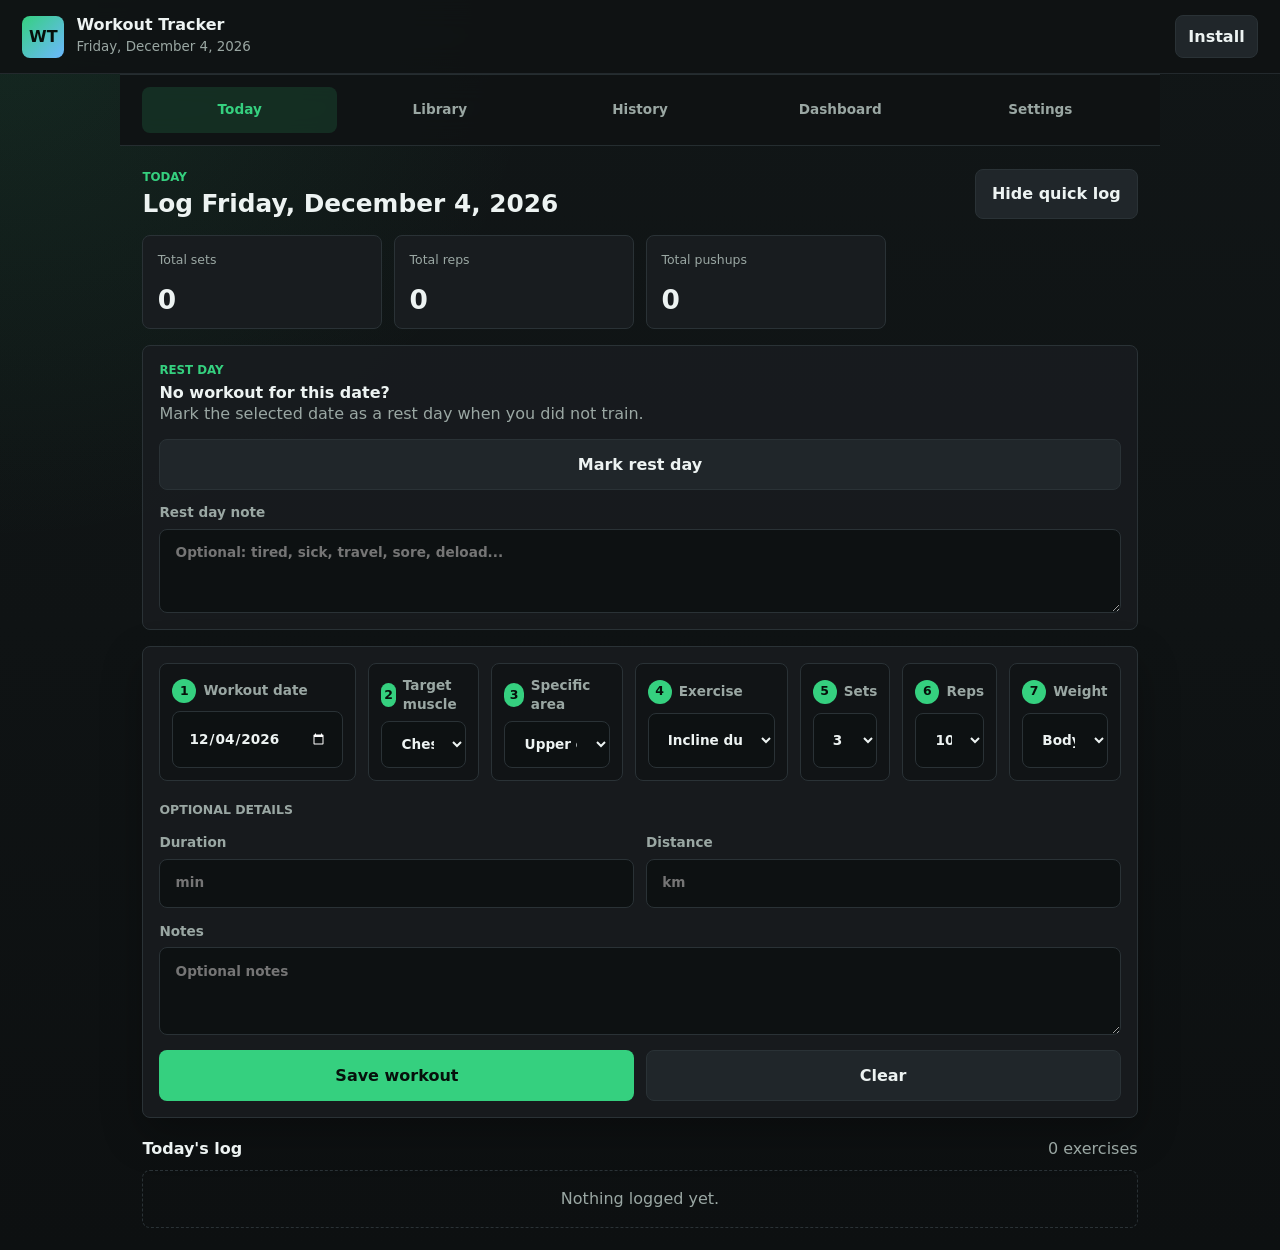
<file: index.html>
<!doctype html>
<html lang="en">
  <head>
    <meta charset="utf-8">
    <meta name="viewport" content="width=device-width, initial-scale=1">
    <meta name="theme-color" content="#101314">
    <meta name="description" content="A local-first personal workout tracker with exercise library, daily logging, history, dashboard, and backups.">
    <title>Workout Tracker</title>
    <link rel="manifest" href="manifest.webmanifest">
    <link rel="icon" href="icons/icon.svg" type="image/svg+xml">
    <link rel="apple-touch-icon" href="icons/icon-192.png">
    <link rel="stylesheet" href="styles.css?v=area2">
    <script defer src="app.js?v=area2"></script>
  </head>
  <body>
    <a class="skip-link" href="#app-main">Skip to content</a>

    <header class="app-header">
      <div class="brand">
        <div class="brand-mark" aria-hidden="true">WT</div>
        <div>
          <h1>Workout Tracker</h1>
          <p id="currentDateLabel">Ready when you are.</p>
        </div>
      </div>
      <button id="installButton" class="ghost-button install-button" hidden>Install</button>
    </header>

    <nav class="tab-bar" aria-label="Primary">
      <button class="tab-button active" data-tab="today" type="button">Today</button>
      <button class="tab-button" data-tab="library" type="button">Library</button>
      <button class="tab-button" data-tab="history" type="button">History</button>
      <button class="tab-button" data-tab="dashboard" type="button">Dashboard</button>
      <button class="tab-button" data-tab="settings" type="button">Settings</button>
    </nav>

    <main id="app-main" class="app-main">
      <section id="today" class="tab-panel active" aria-labelledby="todayTitle">
        <div class="section-head">
          <div>
            <p class="eyebrow">Today</p>
            <h2 id="todayTitle">Log today's workout</h2>
          </div>
          <button id="addExerciseToggle" class="ghost-button" type="button">Hide quick log</button>
        </div>

        <div id="selectedDateMetrics" class="metric-grid today-metrics" aria-label="Selected date totals">
          <article class="metric">
            <span>Total sets</span>
            <strong id="todayTotalSets">0</strong>
          </article>
          <article class="metric">
            <span>Total reps</span>
            <strong id="todayTotalReps">0</strong>
          </article>
          <article class="metric">
            <span>Total pushups</span>
            <strong id="todayTotalPushups">0</strong>
          </article>
        </div>

        <div id="restDayPanel" class="rest-day-panel">
          <div>
            <p class="eyebrow">Rest day</p>
            <h3 id="restDayTitle">No workout for this date?</h3>
            <p id="restDayText" class="muted">Mark the selected date as a rest day when you did not train.</p>
          </div>
          <div class="button-row rest-day-actions">
            <button id="markRestDayButton" class="ghost-button" type="button">Mark rest day</button>
            <button id="saveRestDayNoteButton" class="ghost-button hidden" type="button">Save note</button>
            <button id="clearRestDayButton" class="danger-button hidden" type="button">Clear rest day</button>
          </div>
          <label class="form-row rest-note-field">
            <span>Rest day note</span>
            <textarea id="restDayNoteInput" rows="2" placeholder="Optional: tired, sick, travel, sore, deload..."></textarea>
          </label>
        </div>

        <form id="todayForm" class="log-form" autocomplete="off">
          <div class="flow-grid">
            <label class="step-field">
              <span><strong>1</strong> Workout date</span>
              <input id="workoutDateInput" type="date" required>
            </label>
            <label class="step-field">
              <span><strong>2</strong> Target muscle</span>
              <select id="targetMuscleSelect" required></select>
            </label>
            <label class="step-field">
              <span><strong>3</strong> Specific area</span>
              <select id="targetAreaSelect" required></select>
            </label>
            <label class="step-field">
              <span><strong>4</strong> Exercise</span>
              <select id="exerciseSelect" required></select>
            </label>
            <label class="step-field">
              <span><strong>5</strong> Sets</span>
              <select id="setsInput"></select>
            </label>
            <label class="step-field">
              <span><strong>6</strong> Reps</span>
              <select id="repsInput"></select>
            </label>
            <label class="step-field">
              <span><strong>7</strong> Weight</span>
              <select id="weightInput"></select>
            </label>
          </div>

          <div class="optional-head full">
            <span>Optional details</span>
          </div>

          <div class="quick-grid optional-grid">
            <label>
              <span>Duration</span>
              <input id="durationInput" inputmode="decimal" type="number" min="0" step="0.5" placeholder="min">
            </label>
            <label>
              <span>Distance</span>
              <input id="distanceInput" inputmode="decimal" type="number" min="0" step="0.01" placeholder="km">
            </label>
          </div>

          <div id="pushupFields" class="special-panel hidden">
            <div class="special-head">
              <div>
                <p class="eyebrow">Pushup tracking</p>
                <h3>Max set and EMOM</h3>
              </div>
              <span id="emomTotalBadge" class="pill">0 total</span>
            </div>
            <div class="quick-grid">
              <label>
                <span>Max in one set</span>
                <input id="pushupMaxInput" inputmode="numeric" type="number" min="0" step="1" placeholder="42">
              </label>
              <label>
                <span>EMOM minutes</span>
                <input id="emomMinutesInput" inputmode="numeric" type="number" min="0" step="1" placeholder="10">
              </label>
              <label>
                <span>Reps / minute</span>
                <input id="emomRepsInput" inputmode="numeric" type="number" min="0" step="1" placeholder="8">
              </label>
            </div>
          </div>

          <label class="form-row full">
            <span>Notes</span>
            <textarea id="notesInput" rows="3" placeholder="Optional notes"></textarea>
          </label>

          <div class="button-row">
            <button class="primary-button" type="submit">Save workout</button>
            <button id="clearTodayForm" class="ghost-button" type="button">Clear</button>
          </div>
        </form>

        <div class="subhead">
          <h3 id="selectedDateLogTitle">Selected date log</h3>
          <span id="todayEntryCount" class="muted">0 exercises</span>
        </div>
        <div id="todayEntries" class="item-list empty-list"></div>
      </section>

      <section id="library" class="tab-panel" aria-labelledby="libraryTitle">
        <div class="section-head">
          <div>
            <p class="eyebrow">Exercise Library</p>
            <h2 id="libraryTitle">Built-in and custom exercises</h2>
          </div>
        </div>

        <section class="muscle-picker-panel" aria-labelledby="musclePickerTitle">
          <div class="map-head">
            <div>
              <p class="eyebrow">Target muscle</p>
              <h3 id="musclePickerTitle">Pick a group to show exercises</h3>
            </div>
            <span id="librarySelectedGroup" class="pill">All groups</span>
          </div>

          <div id="muscleMapChips" class="muscle-chip-grid" aria-label="Muscle groups"></div>
          <div id="libraryAreaChips" class="area-chip-grid hidden" aria-label="Specific muscle areas"></div>
        </section>

        <form id="exerciseForm" class="compact-form" autocomplete="off">
          <input id="customExerciseId" type="hidden">
          <label class="form-row full">
            <span>Exercise name</span>
            <input id="customName" type="text" placeholder="Add a custom exercise" required>
          </label>
          <div class="three-col">
            <label>
              <span>Muscle group</span>
              <select id="customGroup" required></select>
            </label>
            <label>
              <span>Specific area</span>
              <select id="customArea" required></select>
            </label>
            <label>
              <span>Type</span>
              <select id="customType" required></select>
            </label>
          </div>
          <div class="button-row">
            <button id="saveCustomExercise" class="primary-button" type="submit">Add custom</button>
            <button id="cancelCustomEdit" class="ghost-button hidden" type="button">Cancel edit</button>
          </div>
        </form>

        <div id="libraryList" class="library-list"></div>
      </section>

      <section id="history" class="tab-panel" aria-labelledby="historyTitle">
        <div class="section-head">
          <div>
            <p class="eyebrow">Workout History</p>
            <h2 id="historyTitle">Calendar and log</h2>
          </div>
        </div>

        <div class="filter-grid">
          <label>
            <span>Exercise</span>
            <select id="historyExerciseFilter"></select>
          </label>
          <label>
            <span>Muscle group</span>
            <select id="historyGroupFilter"></select>
          </label>
        </div>

        <div id="historyList" class="history-list empty-list"></div>
        <div id="historyDetail" class="detail-panel hidden"></div>
      </section>

      <section id="dashboard" class="tab-panel" aria-labelledby="dashboardTitle">
        <div class="section-head">
          <div>
            <p class="eyebrow">Dashboard</p>
            <h2 id="dashboardTitle">Progress at a glance</h2>
          </div>
        </div>

        <div class="metric-grid">
          <article class="metric">
            <span>Training days this month</span>
            <strong id="monthTrainingDays">0</strong>
          </article>
          <article class="metric">
            <span>Workouts this week</span>
            <strong id="weekWorkoutDays">0</strong>
          </article>
          <article class="metric">
            <span>Best pushup max</span>
            <strong id="bestPushupMax">0</strong>
          </article>
          <article class="metric">
            <span>Toward 100 pushups</span>
            <strong id="pushupGoalText">0%</strong>
          </article>
        </div>

        <article class="chart-panel">
          <div class="chart-head">
            <h3>Pushup progress</h3>
            <span class="muted">Best set per day</span>
          </div>
          <canvas id="pushupChart" height="190" aria-label="Pushup progress chart"></canvas>
        </article>

        <article class="chart-panel">
          <div class="chart-head">
            <h3>Bodyweight progress</h3>
            <span id="bodyweightUnitLabel" class="muted">kg</span>
          </div>
          <canvas id="bodyweightChart" height="190" aria-label="Bodyweight progress chart"></canvas>
        </article>

        <article class="chart-panel">
          <div class="chart-head">
            <h3>Most trained muscle groups</h3>
            <span class="muted">By logged exercises</span>
          </div>
          <div id="muscleGroupBars" class="bar-list"></div>
        </article>
      </section>

      <section id="settings" class="tab-panel" aria-labelledby="settingsTitle">
        <div class="section-head">
          <div>
            <p class="eyebrow">Settings and Backup</p>
            <h2 id="settingsTitle">Keep your data portable</h2>
          </div>
        </div>

        <form id="settingsForm" class="compact-form">
          <label class="form-row full">
            <span>Weight unit</span>
            <select id="weightUnitSelect">
              <option value="kg">kg</option>
              <option value="lb">lb</option>
            </select>
          </label>
        </form>

        <form id="bodyweightForm" class="compact-form" autocomplete="off">
          <div class="subhead no-margin">
            <h3>Bodyweight log</h3>
            <span class="muted">Used in dashboard chart</span>
          </div>
          <div class="two-col">
            <label>
              <span>Date</span>
              <input id="bodyweightDateInput" type="date" required>
            </label>
            <label>
              <span>Bodyweight</span>
              <input id="bodyweightValueInput" inputmode="decimal" type="number" min="0" step="0.1" required>
            </label>
          </div>
          <button class="primary-button" type="submit">Save bodyweight</button>
          <div id="bodyweightList" class="small-list"></div>
        </form>

        <div class="backup-grid">
          <button id="exportJsonButton" class="primary-button" type="button">Export JSON backup</button>
          <label class="file-button">
            <input id="importFileInput" type="file" accept="application/json">
            Import JSON backup
          </label>
          <button id="exportCsvButton" class="ghost-button" type="button">Export history CSV</button>
        </div>

        <div class="data-summary">
          <h3>Data on this device</h3>
          <p id="dataSummaryText" class="muted"></p>
        </div>
      </section>
    </main>

    <div id="toast" class="toast" role="status" aria-live="polite"></div>
  </body>
</html>
</file>
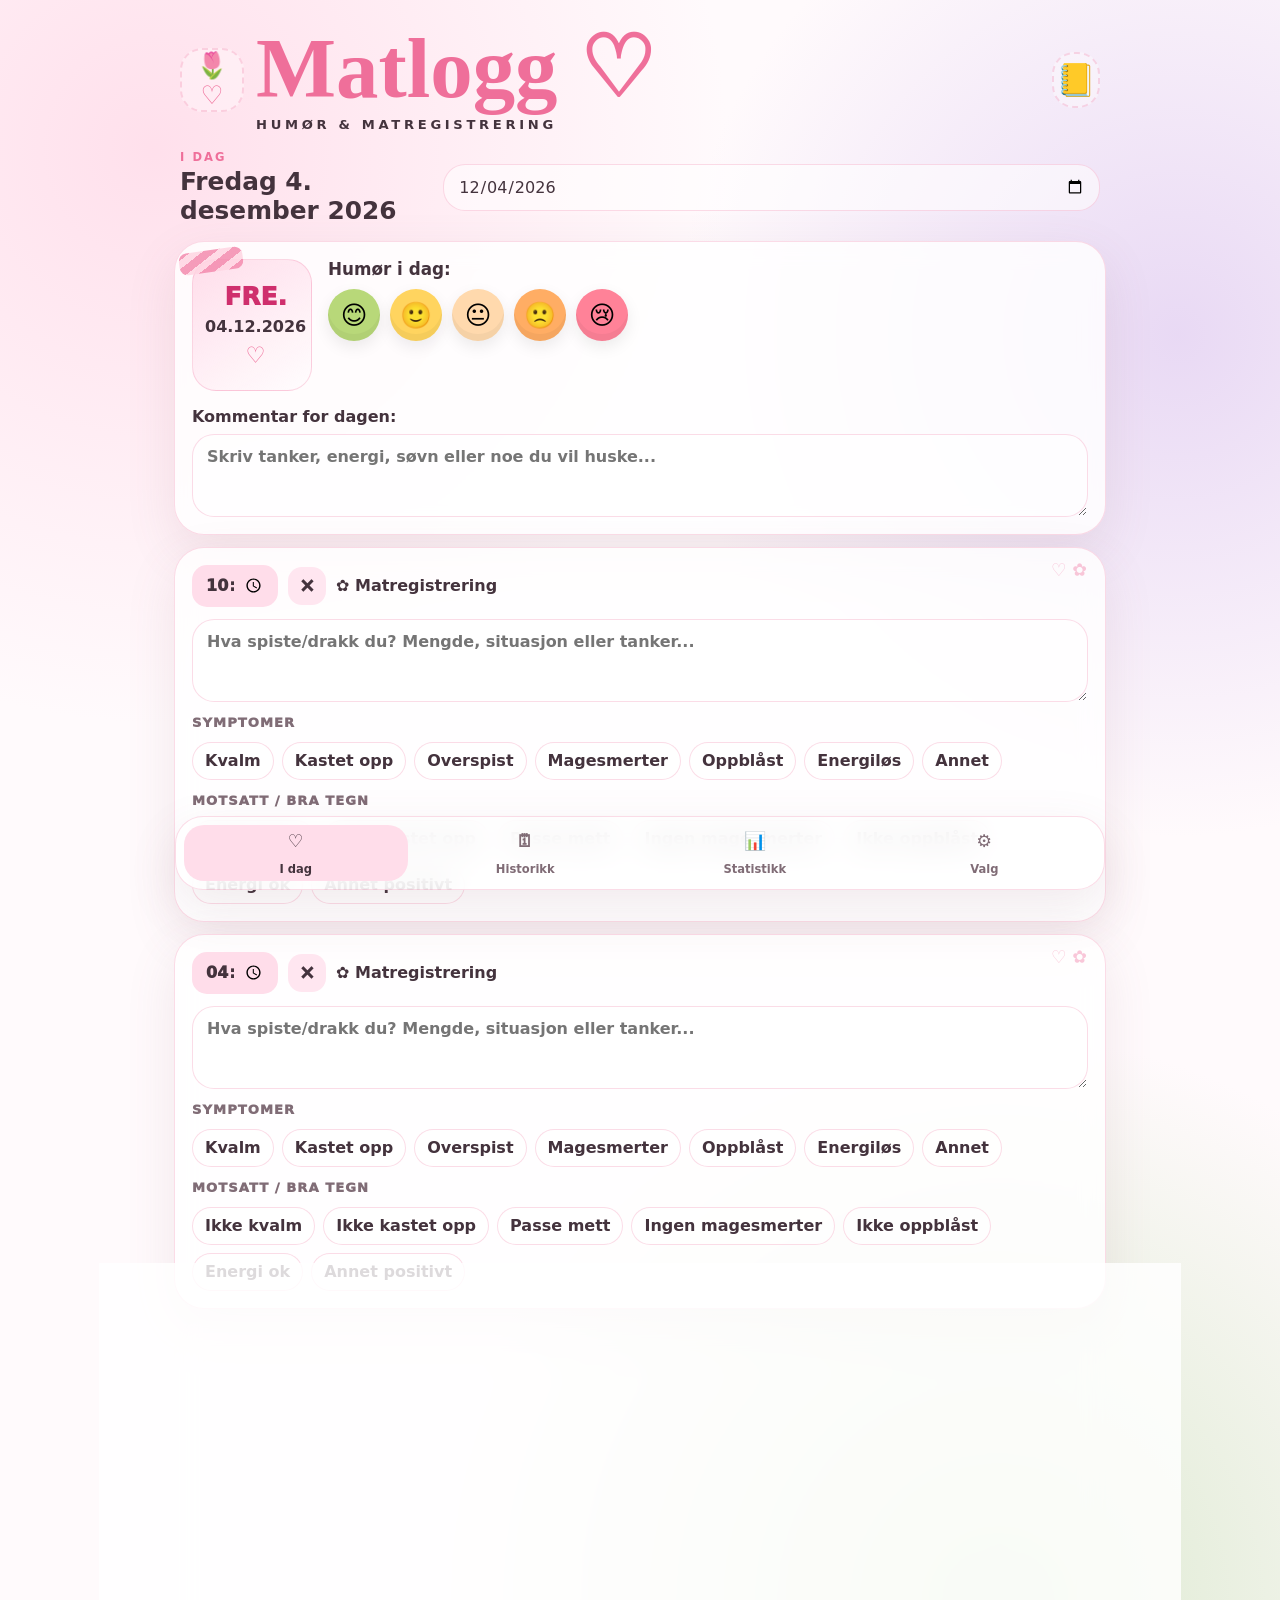
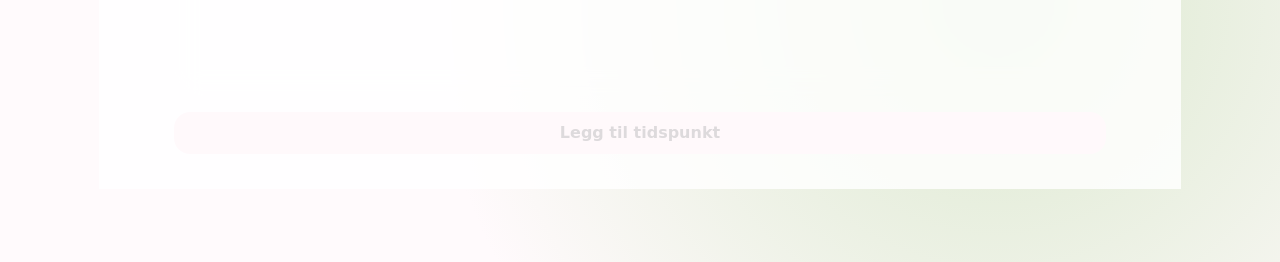
<file: matlogg/index.html>
<!doctype html>
<html lang="no">
  <head>
    <meta charset="utf-8" />
    <meta name="viewport" content="width=device-width, initial-scale=1, viewport-fit=cover" />
    <meta name="theme-color" content="#f46f9d" />
    <meta name="description" content="Matlogg - humør, matregistrering og symptomer i en søt plannerstil." />
    <link rel="manifest" href="manifest.webmanifest" />
    <link rel="stylesheet" href="styles.css" />
    <title>Matlogg</title>
  </head>
  <body>
    <div class="app-shell">
      <header class="hero">
        <div class="doodle cup" aria-hidden="true">
          <span>🌷</span>
          <span>♡</span>
        </div>
        <div>
          <h1>Matlogg ♡</h1>
          <p>Humør & matregistrering</p>
        </div>
        <div class="doodle book" aria-hidden="true">📒</div>
      </header>

      <main>
        <section id="homeView" class="view active" aria-labelledby="todayTitle">
          <div class="toolbar">
            <div>
              <p class="eyebrow">I dag</p>
              <h2 id="todayTitle"></h2>
            </div>
            <input id="datePicker" class="date-picker" type="date" aria-label="Velg dato" />
          </div>

          <article class="planner-card">
            <div class="date-badge">
              <strong id="weekdayBadge"></strong>
              <span id="dateBadge"></span>
              <small>♡</small>
            </div>

            <div class="mood-area">
              <h3>Humør i dag:</h3>
              <div id="moodButtons" class="mood-grid" role="radiogroup" aria-label="Velg humør"></div>
            </div>

            <label class="field day-comment">
              <span>Kommentar for dagen:</span>
              <textarea id="dayComment" rows="3" placeholder="Skriv tanker, energi, søvn eller noe du vil huske..."></textarea>
            </label>
          </article>

          <div id="mealList"></div>
          <div class="home-actions">
            <button id="addTime" class="soft-button" type="button">Legg til tidspunkt</button>
          </div>
        </section>

        <section id="historyView" class="view" aria-labelledby="historyTitle">
          <div class="toolbar">
            <div>
              <p class="eyebrow">Kalender</p>
              <h2 id="historyTitle">Historikk</h2>
            </div>
            <button id="todayButton" class="soft-button" type="button">Til i dag</button>
          </div>
          <article class="planner-card compact">
            <label class="field">
              <span>Velg dato og rediger gamle registreringer</span>
              <input id="historyDate" type="date" />
            </label>
          </article>
          <div id="historyList" class="history-list"></div>
        </section>

        <section id="statsView" class="view" aria-labelledby="statsTitle">
          <div class="toolbar">
            <div>
              <p class="eyebrow">Uke og måned</p>
              <h2 id="statsTitle">Statistikk</h2>
            </div>
            <div class="segment" role="group" aria-label="Statistikkperiode">
              <button class="active" data-period="week" type="button">Uke</button>
              <button data-period="month" type="button">Måned</button>
            </div>
          </div>

          <article class="planner-card">
            <h3>Humørgraf</h3>
            <canvas id="moodChart" width="640" height="260" aria-label="Humørgraf"></canvas>
          </article>

          <div class="metric-grid">
            <article class="metric"><strong id="nauseaDays">0</strong><span>Dager med kvalme</span></article>
            <article class="metric"><strong id="vomitDays">0</strong><span>Dager med oppkast</span></article>
            <article class="metric"><strong id="loggedDays">0</strong><span>Registrerte dager</span></article>
          </div>

          <article class="planner-card compact">
            <h3>Registrerte symptomer</h3>
            <div id="symptomStats"></div>
          </article>

          <article class="planner-card compact">
            <h3>Sammenheng mellom mat og symptomer</h3>
            <div id="correlations"></div>
          </article>
        </section>

        <section id="settingsView" class="view" aria-labelledby="settingsTitle">
          <div class="toolbar">
            <div>
              <p class="eyebrow">Deling og valg</p>
              <h2 id="settingsTitle">Innstillinger</h2>
            </div>
          </div>

          <article class="planner-card compact">
            <h3>Påminnelser</h3>
            <label class="toggle-row">
              <span>Varsel ved valgte tidspunkter</span>
              <input id="remindersToggle" type="checkbox" />
            </label>
            <p class="hint">Nettleseren spør om tillatelse første gang. Varsler fungerer når appen er installert eller åpen i nettleseren.</p>
          </article>

          <article class="planner-card compact">
            <h3>Last ned appen</h3>
            <div class="button-stack">
              <button id="installApp" class="primary-button" type="button">Installer på Samsung / Android</button>
            </div>
            <p id="installHint" class="hint">På Samsung S25: åpne siden i Chrome eller Samsung Internet, trykk Installer app eller menyen, og velg Legg til på startskjermen.</p>
          </article>

          <article class="planner-card compact">
            <h3>Utseende</h3>
            <label class="toggle-row">
              <span>Mørk modus</span>
              <input id="darkToggle" type="checkbox" />
            </label>
          </article>

          <article class="planner-card compact">
            <h3>Eksport</h3>
            <div class="button-stack">
              <button id="exportPdf" class="primary-button" type="button">Eksporter til PDF</button>
              <button id="exportJpg" class="soft-button" type="button">Eksporter til JPG</button>
              <button id="shareData" class="soft-button" type="button">Del via e-post eller meldinger</button>
            </div>
          </article>

          <article class="planner-card compact">
            <h3>Automatisk sikkerhetskopi</h3>
            <p class="hint">Data lagres lokalt på enheten. Hver endring oppdaterer en lokal sikkerhetskopi i nettleserens lagring.</p>
          </article>
        </section>
      </main>

      <nav class="bottom-nav" aria-label="Hovedmeny">
        <button class="active" data-view="homeView" type="button">♡<span>I dag</span></button>
        <button data-view="historyView" type="button">🗓<span>Historikk</span></button>
        <button data-view="statsView" type="button">📊<span>Statistikk</span></button>
        <button data-view="settingsView" type="button">⚙<span>Valg</span></button>
      </nav>
    </div>

    <template id="mealTemplate">
      <article class="meal-card">
        <div class="meal-header">
          <input class="time-pill time-pill-input" type="time" aria-label="Rediger tidspunkt" />
          <button class="remove-time-button" type="button" aria-label="Fjern tidspunkt">×</button>
          <span>✿ Matregistrering</span>
        </div>
        <label class="field">
          <span class="visually-hidden">Matregistrering</span>
          <textarea rows="3" placeholder="Hva spiste/drakk du? Mengde, situasjon eller tanker..."></textarea>
        </label>
        <p class="chip-label">Symptomer</p>
        <div class="symptom-wrap" aria-label="Symptomer"></div>
        <p class="chip-label">Motsatt / bra tegn</p>
        <div class="positive-wrap" aria-label="Motsatt av symptomer"></div>
      </article>
    </template>

    <script src="app.js"></script>
  </body>
</html>
</file>
<file: styles.css>
:root {
  color-scheme: dark;
  --bg: #101314;
  --surface: #181c1f;
  --surface-strong: #20262a;
  --surface-soft: #141819;
  --border: #2a3236;
  --text: #edf3f2;
  --muted: #9aa7a3;
  --accent: #35d07f;
  --accent-strong: #18a966;
  --accent-soft: rgba(53, 208, 127, 0.14);
  --blue: #6cb8ff;
  --danger: #ff6b6b;
  --warning: #ffd166;
  --shadow: 0 16px 40px rgba(0, 0, 0, 0.28);
  --radius: 8px;
}

* {
  box-sizing: border-box;
}

html {
  min-height: 100%;
  background: var(--bg);
}

body {
  min-height: 100%;
  margin: 0;
  background:
    radial-gradient(circle at top left, rgba(53, 208, 127, 0.1), transparent 34rem),
    linear-gradient(180deg, #111617 0%, #0d1011 100%);
  color: var(--text);
  font-family: Inter, ui-sans-serif, system-ui, -apple-system, BlinkMacSystemFont, "Segoe UI", sans-serif;
  font-size: 16px;
  line-height: 1.45;
}

button,
input,
select,
textarea {
  font: inherit;
}

button,
select,
input,
textarea {
  border-radius: var(--radius);
}

button {
  border: 0;
  cursor: pointer;
}

button:disabled {
  cursor: not-allowed;
  opacity: 0.55;
}

select,
input,
textarea {
  width: 100%;
  border: 1px solid var(--border);
  background: #0d1112;
  color: var(--text);
  padding: 0.85rem 0.95rem;
  outline: none;
}

select:focus,
input:focus,
textarea:focus {
  border-color: var(--accent);
  box-shadow: 0 0 0 3px rgba(53, 208, 127, 0.18);
}

textarea {
  resize: vertical;
}

h1,
h2,
h3,
p {
  margin: 0;
}

h1 {
  font-size: 1rem;
  line-height: 1.1;
}

h2 {
  font-size: 1.55rem;
  line-height: 1.15;
}

h3 {
  font-size: 1rem;
  line-height: 1.2;
}

.skip-link {
  position: fixed;
  top: 0.75rem;
  left: 0.75rem;
  z-index: 20;
  transform: translateY(-160%);
  background: var(--accent);
  color: #07100b;
  padding: 0.75rem 1rem;
  border-radius: var(--radius);
}

.skip-link:focus {
  transform: translateY(0);
}

.app-header {
  position: sticky;
  top: 0;
  z-index: 20;
  display: flex;
  align-items: center;
  justify-content: space-between;
  gap: 1rem;
  padding: 0.95rem 1rem;
  background: rgba(16, 19, 20, 0.92);
  backdrop-filter: blur(14px);
  border-bottom: 1px solid rgba(42, 50, 54, 0.75);
}

.brand {
  display: flex;
  align-items: center;
  min-width: 0;
  gap: 0.75rem;
}

.brand-mark {
  display: grid;
  width: 42px;
  height: 42px;
  flex: 0 0 auto;
  place-items: center;
  border-radius: var(--radius);
  background: linear-gradient(135deg, var(--accent), var(--blue));
  color: #07100b;
  font-weight: 900;
}

.brand p,
.muted {
  color: var(--muted);
}

.brand p {
  margin-top: 0.2rem;
  font-size: 0.84rem;
  white-space: nowrap;
  overflow: hidden;
  text-overflow: ellipsis;
}

.app-main {
  width: min(100%, 1040px);
  margin: 0 auto;
  padding: 0.9rem 1rem 1rem;
}

.tab-panel {
  display: none;
}

.tab-panel.active {
  display: block;
}

.section-head {
  display: flex;
  align-items: flex-start;
  justify-content: space-between;
  gap: 1rem;
  margin-bottom: 1rem;
}

.section-head .primary-button {
  flex: 0 0 auto;
}

.eyebrow {
  margin-bottom: 0.25rem;
  color: var(--accent);
  font-size: 0.74rem;
  font-weight: 800;
  letter-spacing: 0;
  text-transform: uppercase;
}

.metric-grid {
  display: grid;
  grid-template-columns: repeat(2, minmax(0, 1fr));
  gap: 0.75rem;
  margin-bottom: 1rem;
}

.today-metrics {
  grid-template-columns: repeat(3, minmax(0, 1fr));
}

.metric {
  min-width: 0;
  padding: 0.9rem;
  border: 1px solid var(--border);
  border-radius: var(--radius);
  background: var(--surface);
}

.metric span {
  display: block;
  min-height: 2.4em;
  color: var(--muted);
  font-size: 0.78rem;
}

.metric strong {
  display: block;
  margin-top: 0.4rem;
  color: var(--text);
  font-size: 1.65rem;
  line-height: 1;
}

.primary-button,
.ghost-button,
.danger-button,
.file-button {
  display: inline-flex;
  align-items: center;
  justify-content: center;
  min-height: 48px;
  gap: 0.45rem;
  padding: 0.8rem 1rem;
  border-radius: var(--radius);
  font-weight: 800;
  text-decoration: none;
}

.primary-button {
  background: var(--accent);
  color: #06100b;
}

.primary-button:active {
  background: var(--accent-strong);
}

.ghost-button,
.file-button {
  border: 1px solid var(--border);
  background: var(--surface-strong);
  color: var(--text);
}

.danger-button {
  background: rgba(255, 107, 107, 0.14);
  color: var(--danger);
  border: 1px solid rgba(255, 107, 107, 0.32);
}

.install-button {
  min-height: 40px;
  padding: 0.55rem 0.75rem;
}

.log-form,
.compact-form,
.muscle-picker-panel,
.rest-day-panel,
.chart-panel,
.detail-panel,
.data-summary {
  margin-bottom: 1rem;
  padding: 1rem;
  border: 1px solid var(--border);
  border-radius: var(--radius);
  background: rgba(24, 28, 31, 0.88);
  box-shadow: var(--shadow);
}

.log-form,
.compact-form {
  display: grid;
  gap: 0.9rem;
}

.rest-day-panel {
  display: grid;
  gap: 0.85rem;
  box-shadow: none;
}

.rest-day-panel.active {
  border-color: rgba(53, 208, 127, 0.42);
  background: var(--accent-soft);
}

.rest-day-actions {
  margin-top: 0;
}

.rest-note-field textarea {
  min-height: 84px;
}

.muscle-picker-panel {
  display: grid;
  gap: 1rem;
}

.map-head {
  display: flex;
  align-items: center;
  justify-content: space-between;
  gap: 0.75rem;
}

.muscle-chip-grid {
  display: grid;
  grid-template-columns: repeat(2, minmax(0, 1fr));
  gap: 0.55rem;
}

.map-chip {
  min-height: 54px;
  padding: 0.75rem;
  border: 1px solid var(--border);
  background: var(--surface-strong);
  color: var(--text);
  font-weight: 800;
}

.map-chip.active {
  border-color: rgba(53, 208, 127, 0.5);
  background: var(--accent-soft);
  color: var(--accent);
}

.area-chip-grid {
  display: grid;
  gap: 0.55rem;
}

.area-chip {
  display: grid;
  min-height: 64px;
  gap: 0.2rem;
  padding: 0.8rem;
  border: 1px solid var(--border);
  background: var(--surface-soft);
  color: var(--text);
  text-align: left;
}

.area-chip strong {
  font-size: 0.95rem;
}

.area-chip span {
  color: var(--muted);
  font-size: 0.8rem;
}

.area-chip.active {
  border-color: rgba(53, 208, 127, 0.5);
  background: var(--accent-soft);
  color: var(--accent);
}

.area-chip.active span {
  color: var(--text);
}

.form-row,
.step-field,
.quick-grid label,
.two-col label,
.three-col label,
.filter-grid label {
  display: grid;
  gap: 0.35rem;
  color: var(--muted);
  font-size: 0.85rem;
  font-weight: 750;
}

.form-row span,
.step-field span,
.quick-grid span,
.two-col span,
.three-col span,
.filter-grid span {
  color: var(--muted);
}

.flow-grid {
  display: grid;
  gap: 0.75rem;
}

.step-field {
  padding: 0.75rem;
  border: 1px solid var(--border);
  border-radius: var(--radius);
  background: rgba(13, 17, 18, 0.62);
}

.step-field span {
  display: flex;
  align-items: center;
  gap: 0.45rem;
}

.step-field strong {
  display: inline-grid;
  width: 24px;
  height: 24px;
  place-items: center;
  border-radius: 999px;
  background: var(--accent);
  color: #06100b;
  font-size: 0.78rem;
}

.optional-head {
  padding-top: 0.35rem;
  color: var(--muted);
  font-size: 0.78rem;
  font-weight: 800;
  text-transform: uppercase;
}

.quick-grid,
.two-col,
.three-col,
.filter-grid {
  display: grid;
  grid-template-columns: repeat(2, minmax(0, 1fr));
  gap: 0.75rem;
}

.quick-grid {
  grid-template-columns: repeat(2, minmax(0, 1fr));
}

.three-col {
  grid-template-columns: 1fr;
}

.optional-grid {
  grid-template-columns: repeat(2, minmax(0, 1fr));
}

.full {
  grid-column: 1 / -1;
}

.special-panel {
  padding: 0.85rem;
  border: 1px solid rgba(53, 208, 127, 0.28);
  border-radius: var(--radius);
  background: var(--accent-soft);
}

.special-head,
.chart-head,
.subhead,
.item-top {
  display: flex;
  align-items: flex-start;
  justify-content: space-between;
  gap: 0.75rem;
}

.special-head {
  align-items: center;
  margin-bottom: 0.75rem;
}

.button-row {
  display: flex;
  flex-wrap: wrap;
  gap: 0.7rem;
}

.button-row > * {
  flex: 1 1 130px;
}

.subhead {
  align-items: center;
  margin: 1.2rem 0 0.65rem;
}

.subhead.no-margin {
  margin: 0;
}

.pill,
.tag {
  display: inline-flex;
  align-items: center;
  justify-content: center;
  min-height: 28px;
  padding: 0.2rem 0.55rem;
  border-radius: 999px;
  border: 1px solid var(--border);
  background: var(--surface-strong);
  color: var(--muted);
  font-size: 0.78rem;
  font-weight: 750;
  white-space: nowrap;
}

.tag.accent {
  border-color: rgba(53, 208, 127, 0.32);
  background: var(--accent-soft);
  color: var(--accent);
}

.pill.accent {
  border-color: rgba(53, 208, 127, 0.32);
  background: var(--accent-soft);
  color: var(--accent);
}

.hidden {
  display: none !important;
}

.item-list,
.library-list,
.history-list,
.small-list,
.bar-list {
  display: grid;
  gap: 0.75rem;
}

.item-card,
.exercise-card,
.history-card,
.bodyweight-row {
  border: 1px solid var(--border);
  border-radius: var(--radius);
  background: var(--surface);
}

.item-card,
.history-card,
.bodyweight-row {
  padding: 0.9rem;
}

.exercise-card {
  display: grid;
  gap: 0.75rem;
  padding: 0.85rem;
}

.exercise-card.default {
  background: var(--surface-soft);
}

.item-title,
.history-title {
  font-size: 1rem;
  font-weight: 850;
}

.item-meta,
.history-meta,
.exercise-meta,
.entry-notes {
  margin-top: 0.35rem;
  color: var(--muted);
  font-size: 0.86rem;
}

.entry-notes {
  padding-top: 0.55rem;
  border-top: 1px solid var(--border);
}

.item-actions,
.exercise-actions {
  display: flex;
  flex-wrap: wrap;
  gap: 0.5rem;
  margin-top: 0.75rem;
}

.item-actions button,
.exercise-actions button {
  min-height: 40px;
  padding: 0.55rem 0.7rem;
}

.library-group {
  display: grid;
  gap: 0.65rem;
  margin-top: 1rem;
}

.library-group h3 {
  color: var(--text);
  font-size: 0.95rem;
}

.area-section-head {
  display: flex;
  align-items: flex-start;
  justify-content: space-between;
  gap: 0.75rem;
}

.library-grid {
  display: grid;
  gap: 0.6rem;
}

.add-exercise-button {
  flex: 2 1 150px;
}

.empty-note {
  padding: 1rem;
  border: 1px dashed var(--border);
  border-radius: var(--radius);
}

.filter-grid {
  margin-bottom: 1rem;
}

.history-card {
  width: 100%;
  color: inherit;
  text-align: left;
}

.history-card.active {
  border-color: var(--accent);
  background: var(--accent-soft);
}

.detail-panel {
  display: grid;
  gap: 0.75rem;
}

.chart-panel canvas {
  display: block;
  width: 100%;
  height: 190px;
}

.bar-row {
  display: grid;
  gap: 0.35rem;
}

.bar-label {
  display: flex;
  justify-content: space-between;
  gap: 0.75rem;
  color: var(--muted);
  font-size: 0.86rem;
}

.bar-track {
  overflow: hidden;
  height: 12px;
  border-radius: 999px;
  background: #0b0f10;
  border: 1px solid var(--border);
}

.bar-fill {
  min-width: 6px;
  height: 100%;
  border-radius: inherit;
  background: linear-gradient(90deg, var(--accent), var(--blue));
}

.backup-grid {
  display: grid;
  gap: 0.75rem;
  margin-bottom: 1rem;
}

.file-button {
  position: relative;
  overflow: hidden;
}

.file-button input {
  position: absolute;
  inset: 0;
  opacity: 0;
  cursor: pointer;
}

.data-summary {
  box-shadow: none;
}

.empty-list:empty::after {
  content: "Nothing logged yet.";
  display: block;
  padding: 1rem;
  border: 1px dashed var(--border);
  border-radius: var(--radius);
  color: var(--muted);
  text-align: center;
}

.toast {
  position: fixed;
  left: 1rem;
  right: 1rem;
  bottom: 1rem;
  z-index: 30;
  display: none;
  padding: 0.9rem 1rem;
  border: 1px solid rgba(53, 208, 127, 0.34);
  border-radius: var(--radius);
  background: #111a15;
  color: var(--text);
  box-shadow: var(--shadow);
}

.toast.show {
  display: block;
}

.tab-bar {
  position: sticky;
  top: 74px;
  z-index: 15;
  display: grid;
  grid-template-columns: repeat(5, minmax(0, 1fr));
  gap: 0.35rem;
  padding: 0.55rem;
  background: rgba(16, 19, 20, 0.96);
  border-top: 1px solid rgba(42, 50, 54, 0.85);
  border-bottom: 1px solid rgba(42, 50, 54, 0.85);
  backdrop-filter: blur(14px);
}

.tab-button {
  min-height: 46px;
  padding: 0.45rem 0.25rem;
  background: transparent;
  color: var(--muted);
  font-size: 0.72rem;
  font-weight: 800;
}

.tab-button.active {
  background: var(--accent-soft);
  color: var(--accent);
}

@media (min-width: 620px) {
  .app-header {
    padding-inline: 1.4rem;
  }

  .app-main {
    padding: 1.4rem;
  }

  .tab-bar {
    position: sticky;
    top: 73px;
    width: min(100%, 1040px);
    margin: 0 auto;
    padding: 0.75rem 1.4rem;
  }

  .tab-button {
    font-size: 0.85rem;
  }

  .metric-grid,
  .today-metrics {
    grid-template-columns: repeat(4, minmax(0, 1fr));
  }

  .quick-grid {
    grid-template-columns: repeat(5, minmax(0, 1fr));
  }

  .flow-grid {
    grid-template-columns: repeat(2, minmax(0, 1fr));
  }

  .three-col {
    grid-template-columns: repeat(3, minmax(0, 1fr));
  }

  .optional-grid {
    grid-template-columns: repeat(2, minmax(0, 1fr));
  }

  .area-chip-grid {
    grid-template-columns: repeat(2, minmax(0, 1fr));
  }

  .backup-grid {
    grid-template-columns: repeat(3, minmax(0, 1fr));
  }

  .library-grid {
    grid-template-columns: repeat(2, minmax(0, 1fr));
  }
}

@media (min-width: 920px) {
  .flow-grid {
    grid-template-columns: 1fr 1fr 1.2fr 1.4fr 0.7fr 0.7fr 0.9fr;
  }

  .area-chip-grid {
    grid-template-columns: repeat(3, minmax(0, 1fr));
  }

  .library-grid {
    grid-template-columns: repeat(3, minmax(0, 1fr));
  }

  .chart-panel canvas {
    height: 220px;
  }
}
</file>
<file: matlogg/styles.css>
:root {
  --pink: #ef6f9a;
  --pink-soft: #ffddea;
  --lavender: #dfcbf1;
  --peach: #ffdcc2;
  --sage: #cfe3bf;
  --paper: #fffafc;
  --ink: #44333d;
  --muted: #806c76;
  --line: rgba(239, 111, 154, 0.24);
  --card: rgba(255, 255, 255, 0.82);
  --shadow: 0 18px 50px rgba(139, 89, 111, 0.12);
}

* { box-sizing: border-box; }

body {
  margin: 0;
  min-height: 100vh;
  color: var(--ink);
  font-family: Inter, ui-rounded, system-ui, -apple-system, BlinkMacSystemFont, "Segoe UI", sans-serif;
  background:
    radial-gradient(circle at 12% 8%, rgba(255, 221, 234, 0.9), transparent 28%),
    radial-gradient(circle at 92% 18%, rgba(223, 203, 241, 0.7), transparent 26%),
    radial-gradient(circle at 78% 86%, rgba(207, 227, 191, 0.75), transparent 30%),
    var(--paper);
}

body.dark {
  --paper: #211820;
  --ink: #fff3f7;
  --muted: #d9bdca;
  --line: rgba(255, 190, 214, 0.2);
  --card: rgba(45, 34, 48, 0.86);
  --shadow: 0 18px 50px rgba(0, 0, 0, 0.28);
  background:
    radial-gradient(circle at 14% 10%, rgba(104, 55, 78, 0.85), transparent 28%),
    radial-gradient(circle at 88% 20%, rgba(75, 60, 101, 0.75), transparent 26%),
    radial-gradient(circle at 78% 86%, rgba(58, 82, 51, 0.6), transparent 30%),
    var(--paper);
}

button, input, textarea { font: inherit; }
button { cursor: pointer; }
textarea { resize: vertical; }

.app-shell {
  width: min(960px, 100%);
  min-height: 100vh;
  margin: 0 auto;
  padding: 12px 14px 92px;
  position: relative;
}

.hero {
  display: grid;
  grid-template-columns: 64px 1fr 48px;
  align-items: center;
  gap: 12px;
  padding: 16px 6px 10px;
}

.hero h1 {
  margin: 0;
  color: var(--pink);
  font-family: "Segoe Script", "Bradley Hand", cursive;
  font-size: clamp(2.7rem, 12vw, 5.3rem);
  line-height: 0.95;
  letter-spacing: 0;
}

.hero p {
  margin: 8px 0 0;
  color: var(--ink);
  font-size: 0.82rem;
  font-weight: 800;
  letter-spacing: 0.28em;
  text-transform: uppercase;
}

.doodle {
  display: grid;
  place-items: center;
  min-height: 56px;
  border: 2px dashed var(--line);
  border-radius: 22px;
  background: rgba(255, 255, 255, 0.34);
}

.doodle.cup {
  color: var(--pink);
  font-size: 1.6rem;
}

.doodle.book { font-size: 2rem; }

.toolbar {
  display: flex;
  align-items: center;
  justify-content: space-between;
  gap: 12px;
  padding: 8px 6px 4px;
}

.eyebrow {
  margin: 0 0 3px;
  color: var(--pink);
  font-weight: 900;
  letter-spacing: 0.18em;
  text-transform: uppercase;
  font-size: 0.72rem;
}

h2, h3 { margin: 0; letter-spacing: 0; }
h2 { font-size: 1.55rem; }
h3 { font-size: 1.05rem; }

.view { display: none; }
.view.active { display: block; }

.planner-card,
.meal-card,
.metric {
  margin: 12px 0;
  padding: 17px;
  background: var(--card);
  border: 1.5px solid var(--line);
  border-radius: 30px;
  box-shadow: var(--shadow);
  backdrop-filter: blur(12px);
}

.planner-card {
  display: grid;
  grid-template-columns: 120px 1fr;
  gap: 16px;
}

.planner-card.compact {
  display: block;
}

.date-badge {
  min-height: 132px;
  display: grid;
  place-items: center;
  align-content: center;
  gap: 6px;
  padding: 12px;
  text-align: center;
  background: linear-gradient(145deg, var(--pink-soft), rgba(255, 255, 255, 0.32));
  border: 1.5px solid rgba(239, 111, 154, 0.25);
  border-radius: 24px;
  position: relative;
}

.date-badge::before {
  content: "";
  position: absolute;
  left: -14px;
  top: -10px;
  width: 64px;
  height: 22px;
  border-radius: 8px;
  background: repeating-linear-gradient(-30deg, #f48caf 0 8px, #ffd5e2 8px 15px);
  opacity: 0.86;
  transform: rotate(-8deg);
}

.date-badge strong {
  color: #cf2f6d;
  font-size: 1.55rem;
  font-weight: 950;
}

.date-badge span { font-weight: 850; }
.date-badge small { color: var(--pink); font-size: 1.4rem; }

.mood-area { align-self: start; }
.mood-area h3 { margin-bottom: 10px; }

.mood-grid {
  display: flex;
  flex-wrap: wrap;
  gap: 10px;
}

.mood-button {
  width: 52px;
  height: 52px;
  border: 0;
  border-radius: 50%;
  background: #fff;
  box-shadow: inset 0 -7px 0 rgba(0, 0, 0, 0.04), 0 6px 16px rgba(0, 0, 0, 0.08);
  font-size: 1.6rem;
  transition: transform 0.16s ease, outline-color 0.16s ease;
}

.mood-button[aria-checked="true"] {
  outline: 4px solid rgba(239, 111, 154, 0.34);
  transform: translateY(-2px) scale(1.04);
}

.day-comment { grid-column: 1 / -1; }

.field {
  display: grid;
  gap: 8px;
  color: var(--ink);
  font-weight: 800;
}

.field input,
.field textarea,
.date-picker {
  width: 100%;
  color: var(--ink);
  background: rgba(255, 255, 255, 0.55);
  border: 1.5px solid var(--line);
  border-radius: 22px;
  padding: 12px 14px;
  outline: none;
}

body.dark .field input,
body.dark .field textarea,
body.dark .date-picker {
  background: rgba(255, 255, 255, 0.08);
}

.field textarea:focus,
.field input:focus,
.date-picker:focus {
  border-color: var(--pink);
  box-shadow: 0 0 0 4px rgba(239, 111, 154, 0.16);
}

.meal-card {
  position: relative;
  overflow: hidden;
}

.meal-card::after {
  content: "♡ ✿";
  position: absolute;
  right: 18px;
  top: 12px;
  color: rgba(239, 111, 154, 0.38);
  font-size: 1.1rem;
}

.meal-header {
  display: flex;
  align-items: center;
  gap: 10px;
  margin-bottom: 12px;
  font-weight: 900;
  flex-wrap: wrap;
}

.time-pill {
  padding: 9px 13px;
  background: var(--pink-soft);
  border-radius: 15px;
}

.time-pill-input {
  width: 86px;
  min-height: 42px;
  color: var(--ink);
  border: 0;
  outline: 0;
  font-weight: 950;
}

.time-pill-input:focus {
  box-shadow: 0 0 0 4px rgba(239, 111, 154, 0.18);
}

.remove-time-button {
  width: 38px;
  height: 38px;
  border: 0;
  border-radius: 14px;
  color: var(--ink);
  background: rgba(255, 221, 234, 0.72);
  font-size: 1.2rem;
  font-weight: 950;
}

.symptom-wrap,
.positive-wrap {
  display: flex;
  flex-wrap: wrap;
  gap: 8px;
  margin-top: 12px;
}

.chip-label {
  margin: 13px 0 0;
  color: var(--muted);
  font-size: 0.82rem;
  font-weight: 950;
  letter-spacing: 0.08em;
  text-transform: uppercase;
}

.chip {
  min-height: 38px;
  padding: 8px 12px;
  color: var(--ink);
  border: 1.5px solid var(--line);
  border-radius: 999px;
  background: rgba(255, 255, 255, 0.48);
  font-weight: 780;
}

.chip.active {
  background: var(--sage);
  border-color: rgba(91, 126, 76, 0.38);
}

.history-list {
  display: grid;
  gap: 10px;
}

.history-item {
  display: grid;
  grid-template-columns: 44px 1fr auto;
  align-items: center;
  gap: 12px;
  padding: 14px;
  background: var(--card);
  border: 1.5px solid var(--line);
  border-radius: 24px;
}

.history-item strong { display: block; }
.history-item small { color: var(--muted); font-weight: 700; }

.segment {
  display: flex;
  padding: 4px;
  border-radius: 18px;
  background: rgba(255, 255, 255, 0.45);
  border: 1px solid var(--line);
}

.segment button,
.soft-button,
.primary-button {
  min-height: 42px;
  border: 0;
  border-radius: 16px;
  padding: 10px 14px;
  font-weight: 900;
}

.segment button {
  color: var(--ink);
  background: transparent;
}

.segment button.active,
.primary-button {
  color: white;
  background: var(--pink);
}

.soft-button {
  color: var(--ink);
  background: var(--pink-soft);
}

.metric-grid {
  display: grid;
  grid-template-columns: repeat(3, 1fr);
  gap: 10px;
}

.metric {
  display: grid;
  gap: 5px;
  margin: 0;
  background: rgba(255, 221, 234, 0.72);
}

.metric strong {
  font-size: 2rem;
  color: #cf2f6d;
}

.metric span { font-weight: 800; }

.stat-row {
  display: grid;
  grid-template-columns: 1fr auto;
  gap: 10px;
  padding: 7px 0;
  border-bottom: 1px dashed var(--line);
}

.toggle-row {
  display: flex;
  align-items: center;
  justify-content: space-between;
  gap: 16px;
  font-weight: 850;
}

.toggle-row input {
  width: 52px;
  height: 30px;
  accent-color: var(--pink);
}

.hint {
  color: var(--muted);
  margin: 10px 0 0;
  line-height: 1.45;
}

.button-stack {
  display: grid;
  gap: 10px;
  margin-top: 12px;
}

.home-actions {
  display: grid;
  padding: 4px 0 16px;
}

.bottom-nav {
  position: fixed;
  left: 50%;
  bottom: max(10px, env(safe-area-inset-bottom));
  transform: translateX(-50%);
  width: min(930px, calc(100% - 20px));
  display: grid;
  grid-template-columns: repeat(4, 1fr);
  gap: 6px;
  padding: 8px;
  background: rgba(255, 255, 255, 0.82);
  border: 1.5px solid var(--line);
  border-radius: 28px;
  box-shadow: var(--shadow);
  backdrop-filter: blur(16px);
  z-index: 10;
}

body.dark .bottom-nav { background: rgba(37, 27, 40, 0.88); }

.bottom-nav button {
  display: grid;
  place-items: center;
  gap: 2px;
  min-height: 56px;
  color: var(--muted);
  border: 0;
  border-radius: 20px;
  background: transparent;
  font-size: 1.1rem;
  font-weight: 900;
}

.bottom-nav button span {
  font-size: 0.72rem;
}

.bottom-nav button.active {
  color: var(--ink);
  background: var(--pink-soft);
}

.visually-hidden {
  position: absolute;
  width: 1px;
  height: 1px;
  overflow: hidden;
  clip: rect(0 0 0 0);
}

@media (max-width: 680px) {
  .app-shell { padding-inline: 10px; }
  .hero {
    grid-template-columns: 44px 1fr 38px;
    gap: 8px;
  }
  .hero p { font-size: 0.66rem; letter-spacing: 0.18em; }
  .doodle { min-height: 44px; border-radius: 17px; }
  .planner-card {
    grid-template-columns: 1fr;
    border-radius: 26px;
  }
  .date-badge {
    min-height: auto;
    grid-template-columns: auto auto auto;
    justify-content: center;
  }
  .metric-grid { grid-template-columns: 1fr; }
  .history-item { grid-template-columns: 42px 1fr; }
  .history-item button { grid-column: 1 / -1; }
}

@media print {
  .bottom-nav,
  .date-picker,
  .segment,
  .button-stack,
  #settingsView,
  #historyView { display: none !important; }
  .view { display: block !important; }
  body { background: white; }
  .app-shell { padding-bottom: 0; }
}
</file>
